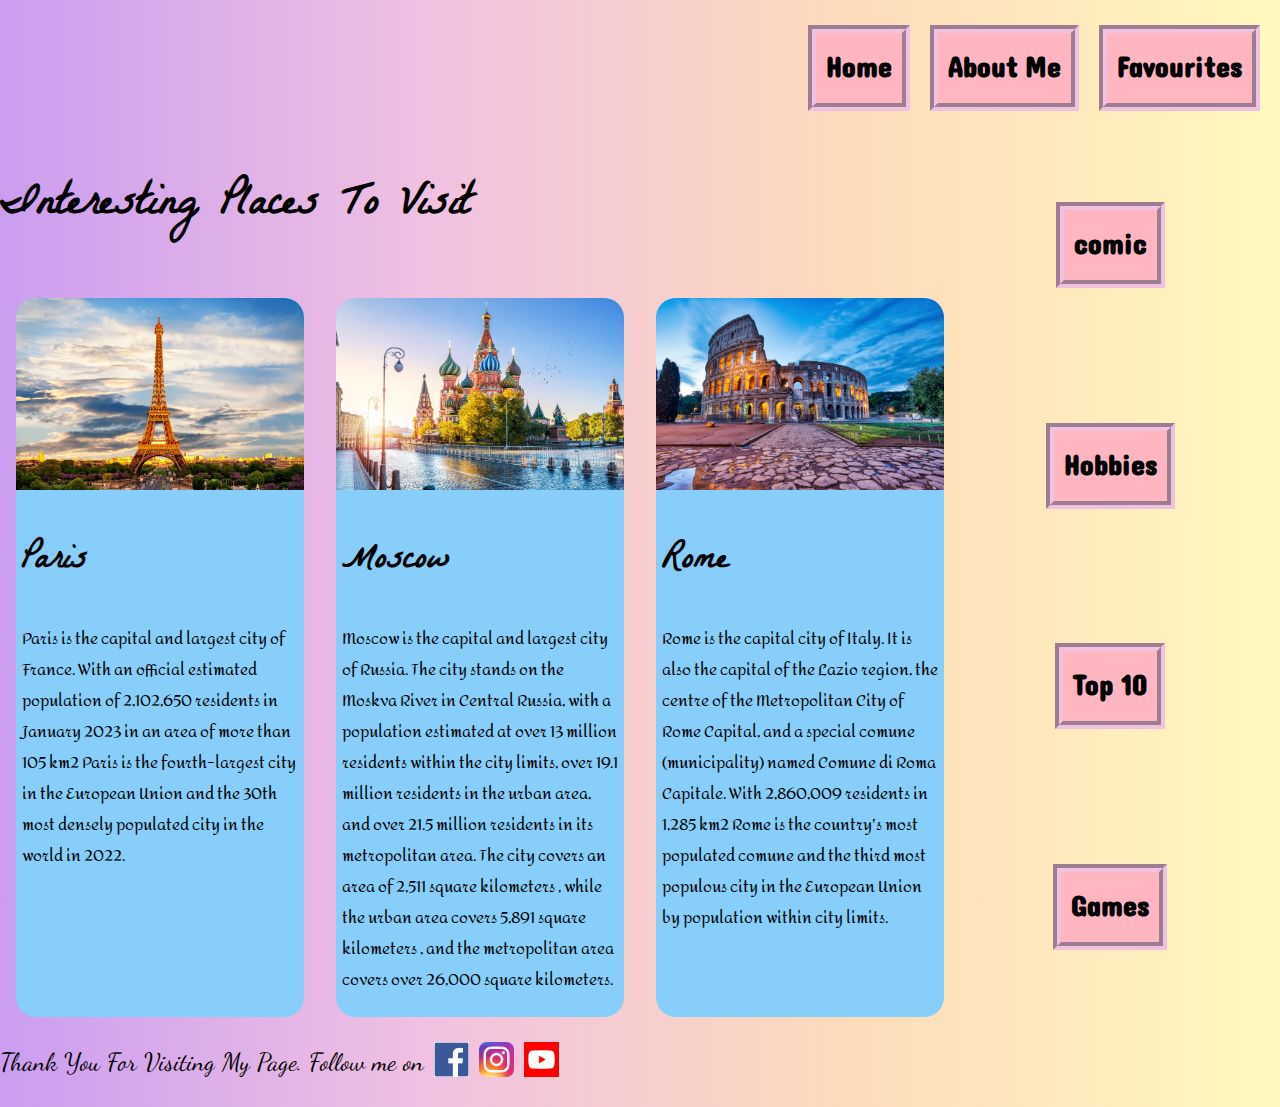
<file: index.html>
<!DOCTYPE html>
<html lang="en">
  <head>
    <link rel="stylesheet" href="styles/index.css" />
    <link rel="preconnect" href="https://fonts.googleapis.com" />
    <link rel="preconnect" href="https://fonts.gstatic.com" crossorigin />
    <link
      href="https://fonts.googleapis.com/css2?family=Amita:wght@400;700&family=Danfo&display=swap"
      rel="stylesheet"
    />
    <meta charset="UTF-8" />
    <meta name="viewport" content="width=device-width, initial-scale=1.0" />

    <link
      href="https://fonts.googleapis.com/css2?family=Amita:wght@400;700&family=Da\
      ncing+Script:wght@400..700&family=Danfo&display=swap"
      rel="stylesheet"
    />

    <link
      href="https://fonts.googleapis.com/css2?family=Amita:wght@400;700&family=Dancing+Script:wght@400..700&family=Danfo&family=Dangrek&display=swap"
      rel="stylesheet"
    />

    <link
      href="https://fonts.googleapis.com/css2?family=Dancing+Script:wght@400..700&family=La+Belle+Aurore&display=swap"
      rel="stylesheet"
    />
    <title>Home</title>
  </head>
  <body>
    <div class="Parent">
      <div class="head">
        <div class="nav">
          <a href="index.html">Home</a>
        </div>
        <div class="nav">
          <a href="about_me.html">About Me</a>
        </div>
        <div class="nav">
          <a href="favourites.html">Favourites</a>
        </div>
      </div>
      <div class="con">
        <h1>Interesting Places To Visit</h1>

        <div class="cards">
          <div class="card">
            <img src="images/paris.jpg" alt="paris" />
            <div class="desc">
              <h2>Paris</h2>
              <p>
                Paris is the capital and largest city of France. With an
                official estimated population of 2,102,650 residents in January
                2023 in an area of more than 105 km2 Paris is the fourth-largest
                city in the European Union and the 30th most densely populated
                city in the world in 2022.
              </p>
            </div>
          </div>
          <div class="card">
            <img src="images/Moscow.jpg" alt="Moscow" />
            <div class="desc">
              <h2>Moscow</h2>
              <p>
                Moscow is the capital and largest city of Russia. The city
                stands on the Moskva River in Central Russia, with a population
                estimated at over 13 million residents within the city limits,
                over 19.1 million residents in the urban area, and over 21.5
                million residents in its metropolitan area. The city covers an
                area of 2,511 square kilometers , while the urban area covers
                5,891 square kilometers , and the metropolitan area covers over
                26,000 square kilometers.
              </p>
            </div>
          </div>
          <div class="card">
            <img src="images/Rome.jpg" alt="Rome" />
            <div class="desc">
              <h2>Rome</h2>
              <p>
                Rome is the capital city of Italy. It is also the capital of the
                Lazio region, the centre of the Metropolitan City of Rome
                Capital, and a special comune (municipality) named Comune di
                Roma Capitale. With 2,860,009 residents in 1,285 km2 Rome is the
                country's most populated comune and the third most populous city
                in the European Union by population within city limits.
              </p>
            </div>
          </div>
        </div>
      </div>
      <div class="sb">
        <div class="nav">
          <a href="comic.html">comic</a>
        </div>
        <div class="nav">
          <a href="Hobbies.html">Hobbies</a>
        </div>
        <div class="nav">
          <a href="Top_10.html">Top 10</a>
        </div>
        <div class="nav">
          <a href="Bla.html">Games</a>
        </div>
      </div>

      <div class="foot">
        <p>Thank You For Visiting My Page. Follow me on</p>
        <a href="#"><img src="images/fb.jpeg" alt="FB" /></a>
        <a href="#"><img src="images/Insta.png" alt="Insta" /></a>
        <a href="https://www.youtube.com/youtube" target="_blank"
          ><img src="images/YT.png" alt="YT"
        /></a>
      </div>
    </div>
  </body>
</html>
</file>
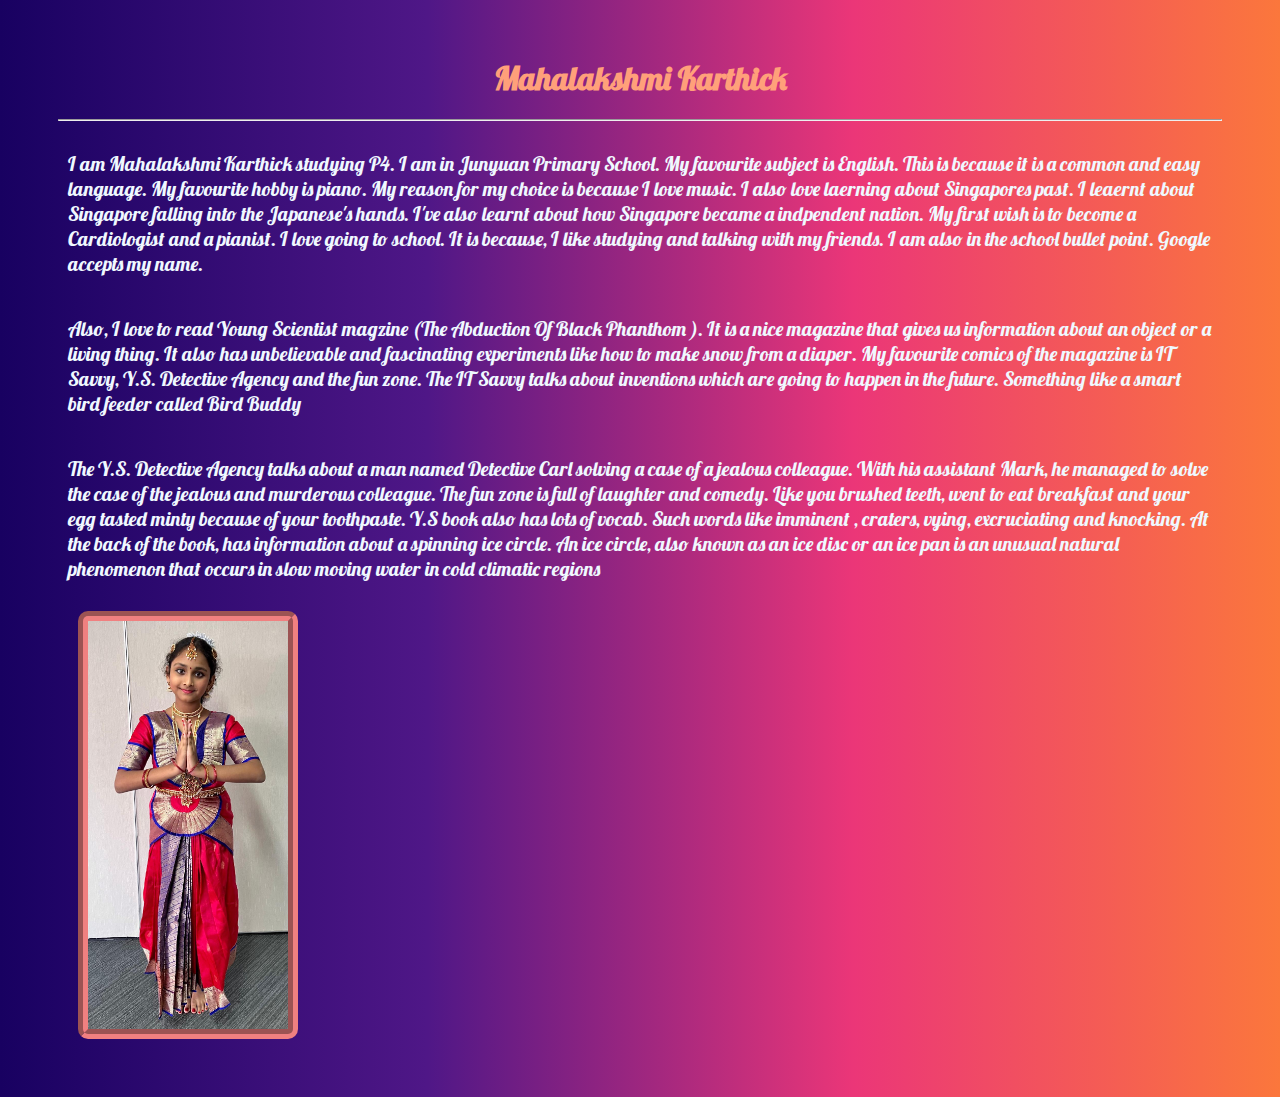
<file: about_me.html>
<html>
  <head>
    <title>About Me</title>
    <link rel="stylesheet" href="styles/about_me.css" />
    <link rel="preconnect" href="https://fonts.googleapis.com" />
    <link rel="preconnect" href="https://fonts.gstatic.com" crossorigin />
    <link
      href="https://fonts.googleapis.com/css2?family=Lobster&display=swap"
      rel="stylesheet"
    />
  </head>
  <body>
    <h1>Mahalakshmi Karthick</h1>
    <hr />

    <div class="me">
    <p>
      I am Mahalakshmi Karthick studying P4. I am in Junyuan Primary School. My
      favourite subject is English. This is because it is a common and easy
      language. My favourite hobby is piano. My reason for my choice is because
      I love music. I also love laerning about Singapores past. I leaernt about
      Singapore falling into the Japanese's hands. I've also learnt about how
      Singapore became a indpendent nation. My first wish is to become a
      Cardiologist and a pianist. I love going to school. It is because, I like
      studying and talking with my friends. I am also in the school bullet
      point. Google accepts my name.
    </p>
    <p>
      Also, I love to read Young Scientist magzine (The Abduction Of Black
      Phanthom ). It is a nice magazine that gives us information about an
      object or a living thing. It also has unbelievable and fascinating
      experiments like how to make snow from a diaper. My favourite comics of
      the magazine is IT Savvy, Y.S. Detective Agency and the fun zone. The IT
      Savvy talks about inventions which are going to happen in the future.
      Something like a smart bird feeder called Bird Buddy
    </p>
    <p>
      The Y.S. Detective Agency talks about a man named Detective Carl solving a
      case of a jealous colleague. With his assistant Mark, he managed to solve
      the case of the jealous and murderous colleague. The fun zone is full of
      laughter and comedy. Like you brushed teeth, went to eat breakfast and
      your egg tasted minty because of your toothpaste. Y.S book also has lots
      of vocab. Such words like imminent , craters, vying, excruciating and
      knocking. At the back of the book, has information about a spinning ice
      circle. An ice circle, also known as an ice disc or an ice pan is an
      unusual natural phenomenon that occurs in slow moving water in cold
      climatic regions
    </p>
    </div>

    <img src="images/Mahalakshmi.jpeg" alt="Mahalakshmi" />
  </body>
</html>
</file>
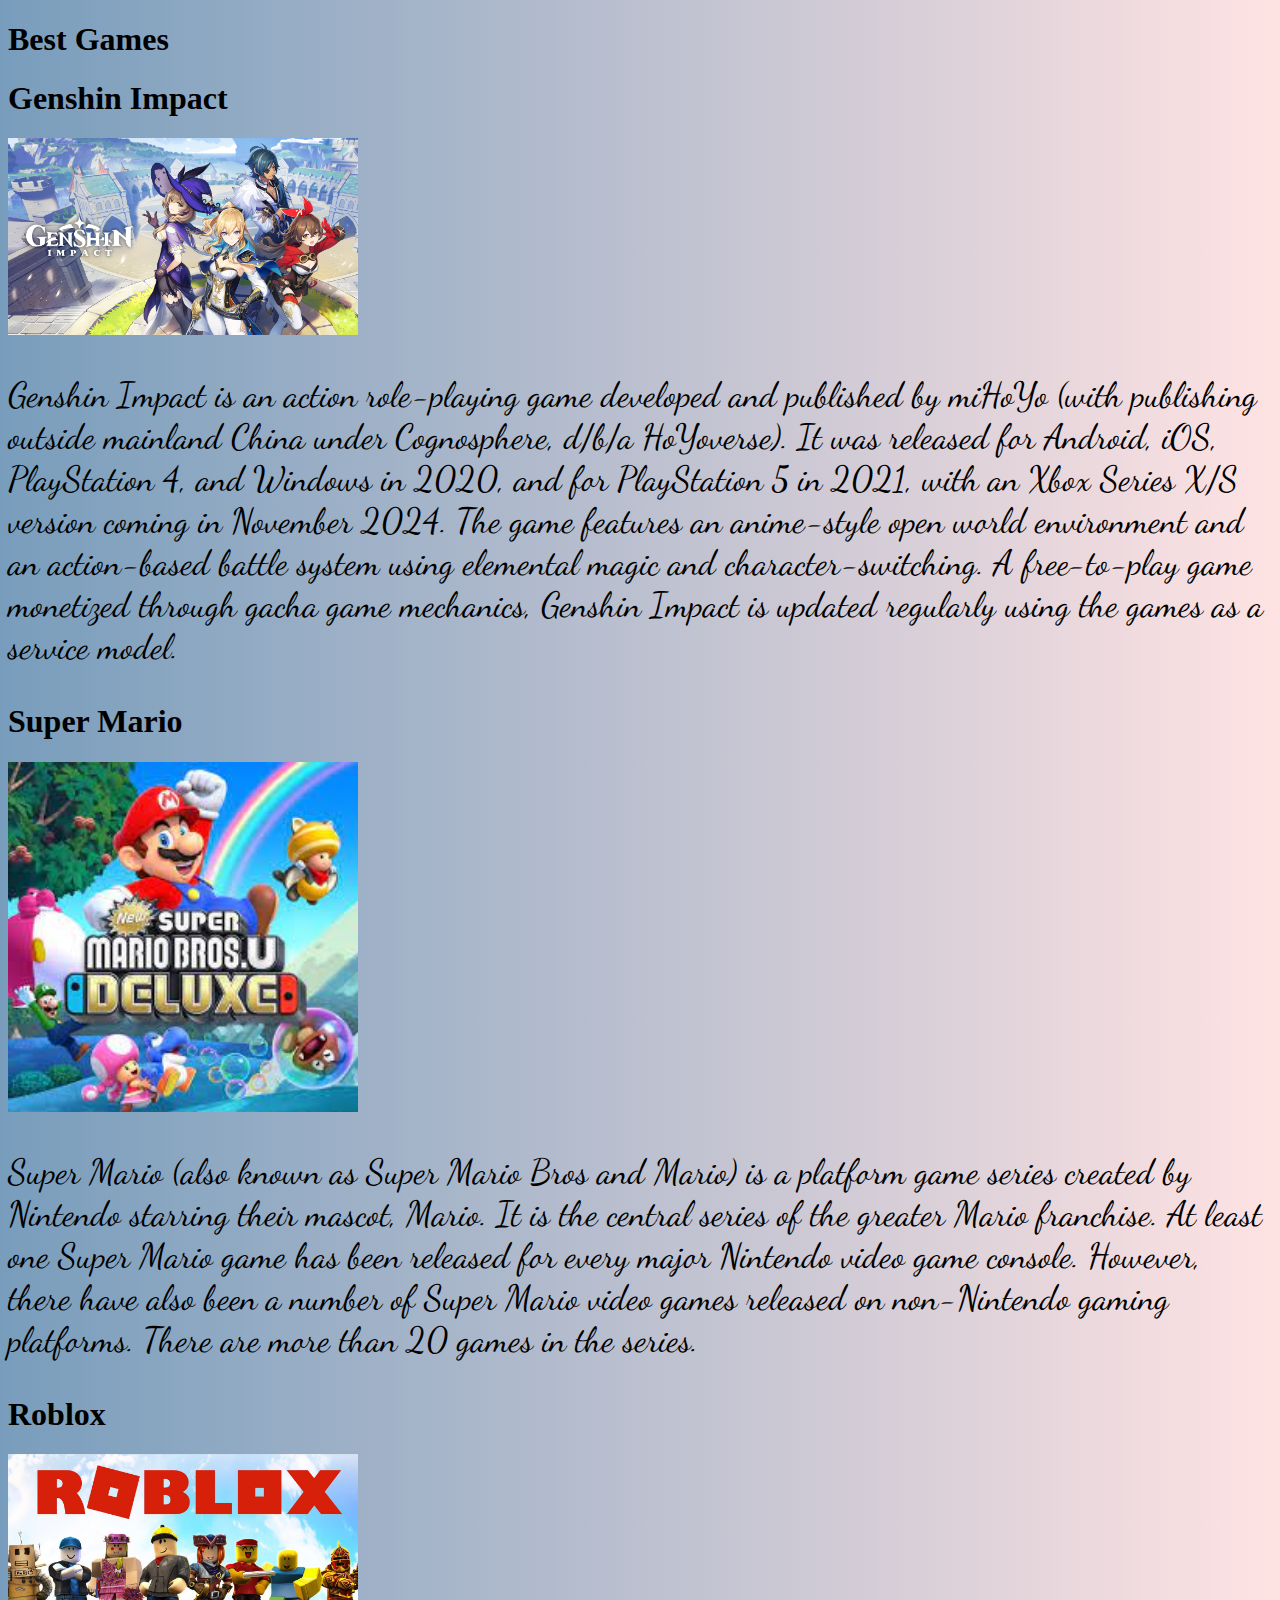
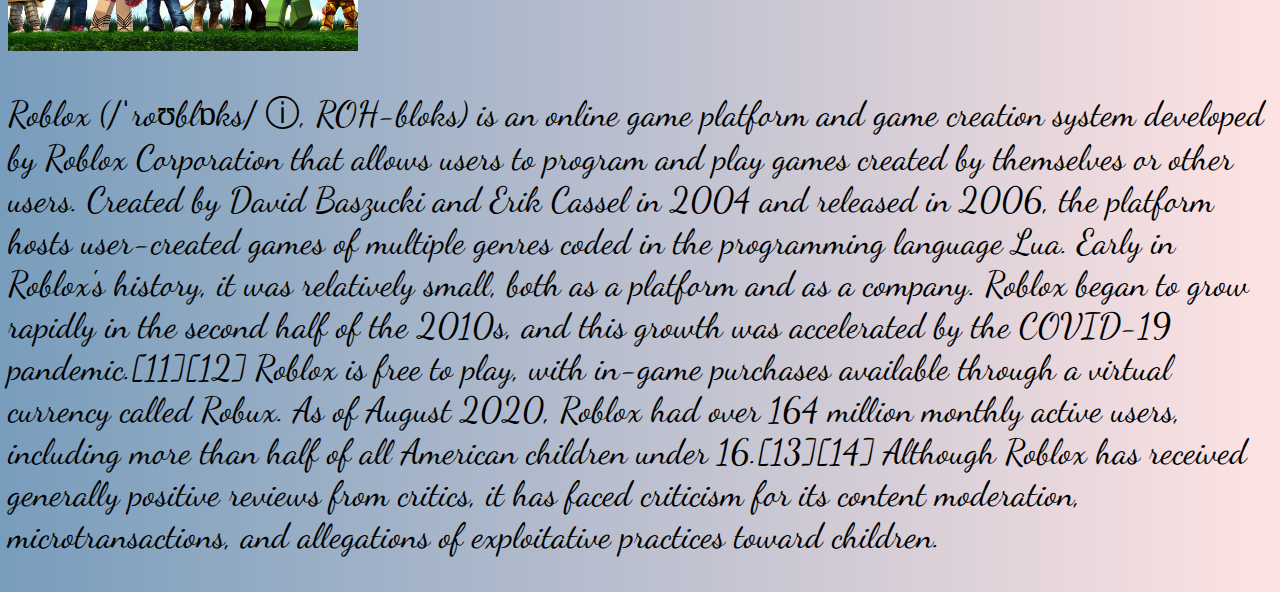
<file: Bla.html>
<!DOCTYPE html>
<html lang="en">
  <head>
    <title>Games</title>
    <link rel="stylesheet" href="styles/Bla.css" />
    <link rel="preconnect" href="https://fonts.googleapis.com" />
    <link rel="preconnect" href="https://fonts.gstatic.com" crossorigin />
    <link
      href="https://fonts.googleapis.com/css2?family=Dancing+Script:wght@400..700&display=swap"
      rel="stylesheet"
    />
    <meta charset="UTF-8" />
    <meta name="viewport" content="width=device-width, initial-scale=1.0" />
    <title>Document</title>
  </head>
  <body>
    <h1>Best Games</h1>
    <h1>Genshin Impact</h1>
    <img src="images/genshin.jpg" alt="genshin" />
    <p>
      Genshin Impact is an action role-playing game developed and published by
      miHoYo (with publishing outside mainland China under Cognosphere, d/b/a
      HoYoverse). It was released for Android, iOS, PlayStation 4, and Windows
      in 2020, and for PlayStation 5 in 2021, with an Xbox Series X/S version
      coming in November 2024. The game features an anime-style open world
      environment and an action-based battle system using elemental magic and
      character-switching. A free-to-play game monetized through gacha game
      mechanics, Genshin Impact is updated regularly using the games as a
      service model.
    </p>
    <h1>Super Mario</h1>
    <img src="images/Mario.jpg" alt="Mario" />
    <p>
      Super Mario (also known as Super Mario Bros and Mario) is a platform game
      series created by Nintendo starring their mascot, Mario. It is the central
      series of the greater Mario franchise. At least one Super Mario game has
      been released for every major Nintendo video game console. However, there
      have also been a number of Super Mario video games released on
      non-Nintendo gaming platforms. There are more than 20 games in the series.
    </p>
    <h1>Roblox</h1>
    <img src="images/Roblox.jpg" alt="Roblox" />
    <p>
      Roblox (/ˈroʊblɒks/ ⓘ, ROH-bloks) is an online game platform and game
      creation system developed by Roblox Corporation that allows users to
      program and play games created by themselves or other users. Created by
      David Baszucki and Erik Cassel in 2004 and released in 2006, the platform
      hosts user-created games of multiple genres coded in the programming
      language Lua. Early in Roblox's history, it was relatively small, both as
      a platform and as a company. Roblox began to grow rapidly in the second
      half of the 2010s, and this growth was accelerated by the COVID-19
      pandemic.[11][12] Roblox is free to play, with in-game purchases available
      through a virtual currency called Robux. As of August 2020, Roblox had
      over 164 million monthly active users, including more than half of all
      American children under 16.[13][14] Although Roblox has received generally
      positive reviews from critics, it has faced criticism for its content
      moderation, microtransactions, and allegations of exploitative practices
      toward children.
    </p>
  </body>
</html>
</file>
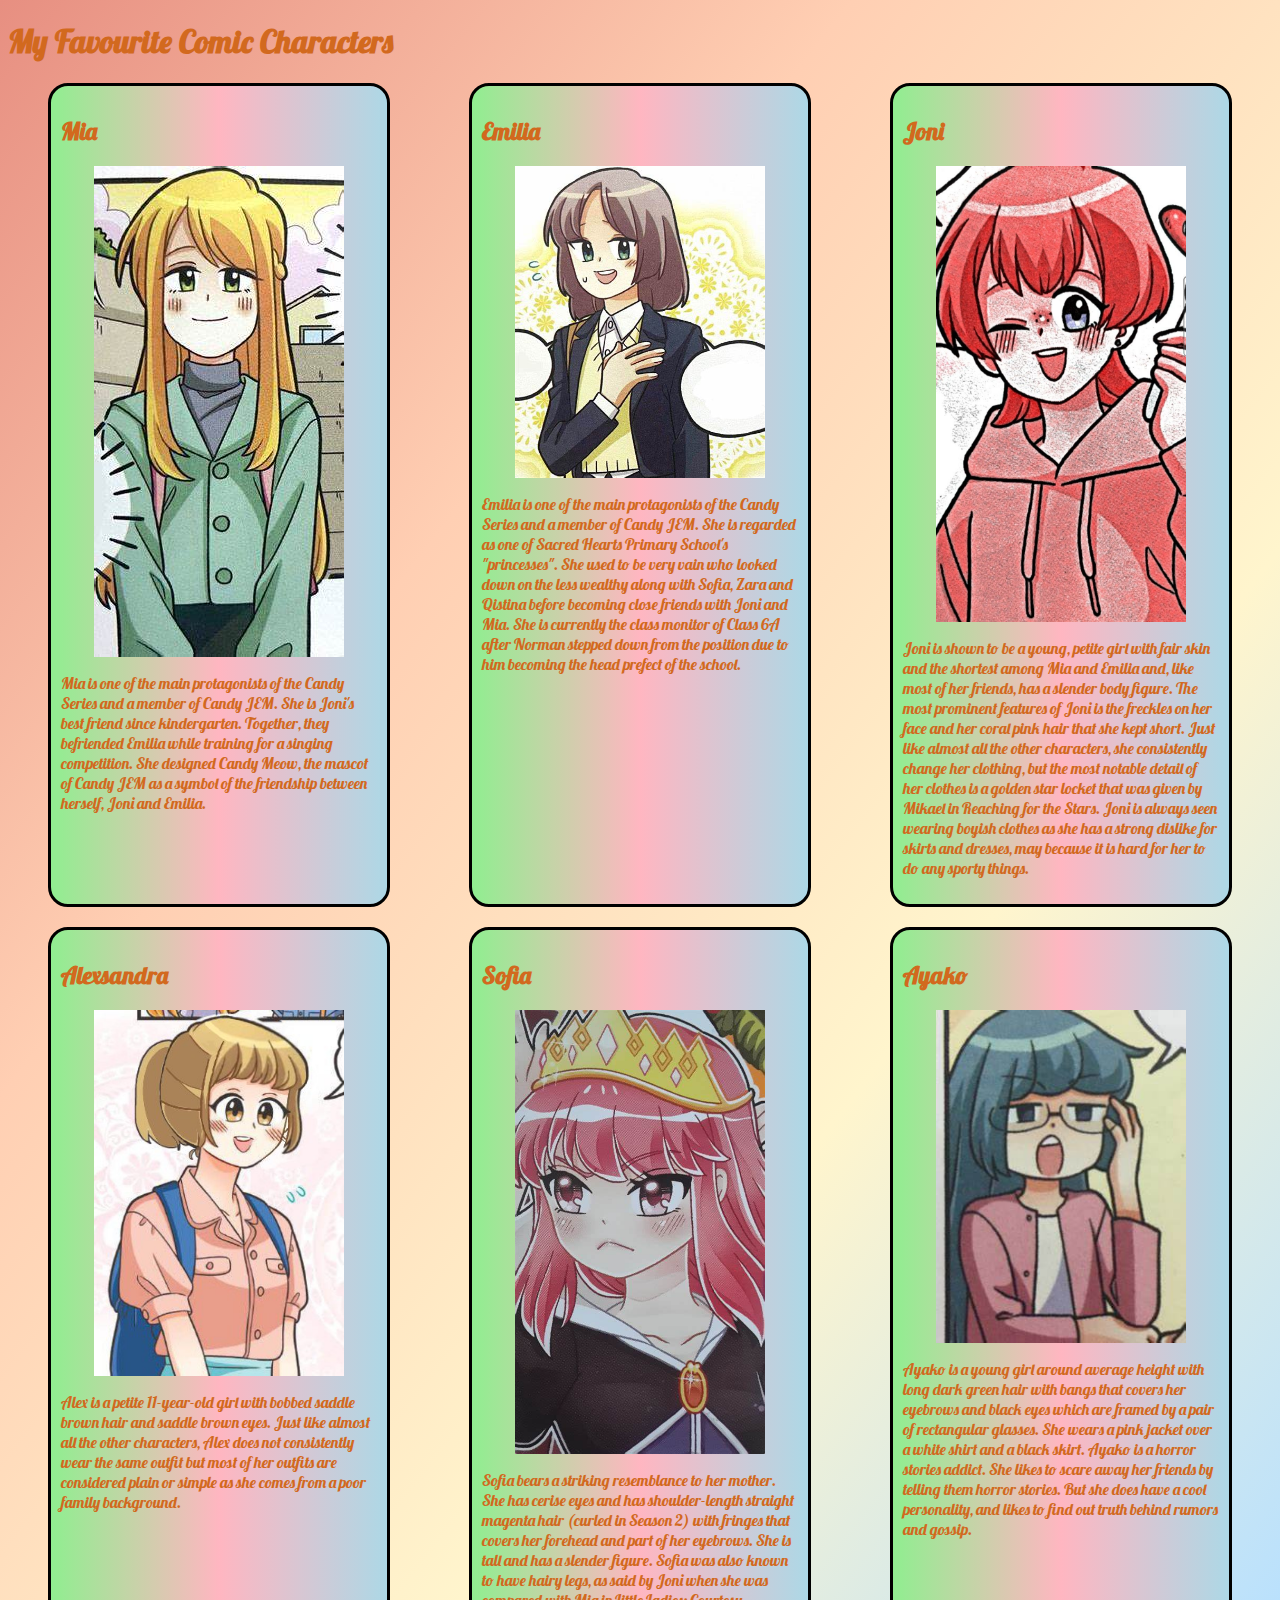
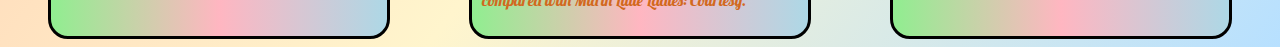
<file: comic.html>
<!DOCTYPE html>
<html lang="en">
  <head>
    <link rel="stylesheet" href="styles/comic.css" />
    <link rel="preconnect" href="https://fonts.googleapis.com" />
    <link rel="preconnect" href="https://fonts.gstatic.com" crossorigin />
    <link
      href="https://fonts.googleapis.com/css2?family=Lobster&display=swap"
      rel="stylesheet"
    />
    <meta charset="UTF-8" />
    <meta name="viewport" content="width=device-width, initial-scale=1.0" />
    <title>My Favourite Comic Characters</title>
  </head>
  <body>
    <h1>My Favourite Comic Characters</h1>
    <div class="Comic">
      <div class="Candy">
        <h2>Mia</h2>
        <img src="images/Mia.jpg" alt="Mia" />
        <p>
          Mia is one of the main protagonists of the Candy Series and a member
          of Candy JEM. She is Joni's best friend since kindergarten. Together,
          they befriended Emilia while training for a singing competition. She
          designed Candy Meow, the mascot of Candy JEM as a symbol of the
          friendship between herself, Joni and Emilia.
        </p>
      </div>
      <div class="Candy">
        <h2>Emilia</h2>
        <img src="images/Emilia.jpg" alt="Emilia" />
        <p>
          Emilia is one of the main protagonists of the Candy Series and a
          member of Candy JEM. She is regarded as one of Sacred Hearts Primary
          School's "princesses". She used to be very vain who looked down on the
          less wealthy along with Sofia, Zara and Qistina before becoming close
          friends with Joni and Mia. She is currently the class monitor of Class
          6A after Norman stepped down from the position due to him becoming the
          head prefect of the school.
        </p>
      </div>
      <div class="Candy">
        <h2>Joni</h2>
        <img src="images/Joni.jpg" alt="Joni" />
        <p>
          Joni is shown to be a young, petite girl with fair skin and the
          shortest among Mia and Emilia and, like most of her friends, has a
          slender body figure. The most prominent features of Joni is the
          freckles on her face and her coral pink hair that she kept short. Just
          like almost all the other characters, she consistently change her
          clothing, but the most notable detail of her clothes is a golden star
          locket that was given by Mikael in Reaching for the Stars. Joni is
          always seen wearing boyish clothes as she has a strong dislike for
          skirts and dresses, may because it is hard for her to do any sporty
          things.
        </p>
      </div>
      <div class="Candy">
        <h2>Alexsandra</h2>
        <img src="images/Alex.jpg" alt="Alex" />
        <p>
          Alex is a petite 11-year-old girl with bobbed saddle brown hair and
          saddle brown eyes. Just like almost all the other characters, Alex
          does not consistently wear the same outfit but most of her outfits are
          considered plain or simple as she comes from a poor family background.
        </p>
      </div>
      <div class="Candy">
        <h2>Sofia</h2>
        <img src="images/Sofia.jpg" alt="Sofia" />
        <p>
          Sofia bears a striking resemblance to her mother. She has cerise eyes
          and has shoulder-length straight magenta hair (curled in Season 2)
          with fringes that covers her forehead and part of her eyebrows. She is
          tall and has a slender figure. Sofia was also known to have hairy
          legs, as said by Joni when she was compared with Mia in Little Ladies:
          Courtesy.
        </p>
      </div>
      <div class="Candy">
        <h2>Ayako</h2>
        <img src="images/Ayako.jpg" alt="Ayako" />
        <p>
          Ayako is a young girl around average height with long dark green hair
          with bangs that covers her eyebrows and black eyes which are framed by
          a pair of rectangular glasses. She wears a pink jacket over a white
          shirt and a black skirt. Ayako is a horror stories addict. She likes
          to scare away her friends by telling them horror stories. But she does
          have a cool personality, and likes to find out truth behind rumors and
          gossip.
        </p>
      </div>
    </div>
  </body>
</html>
</file>
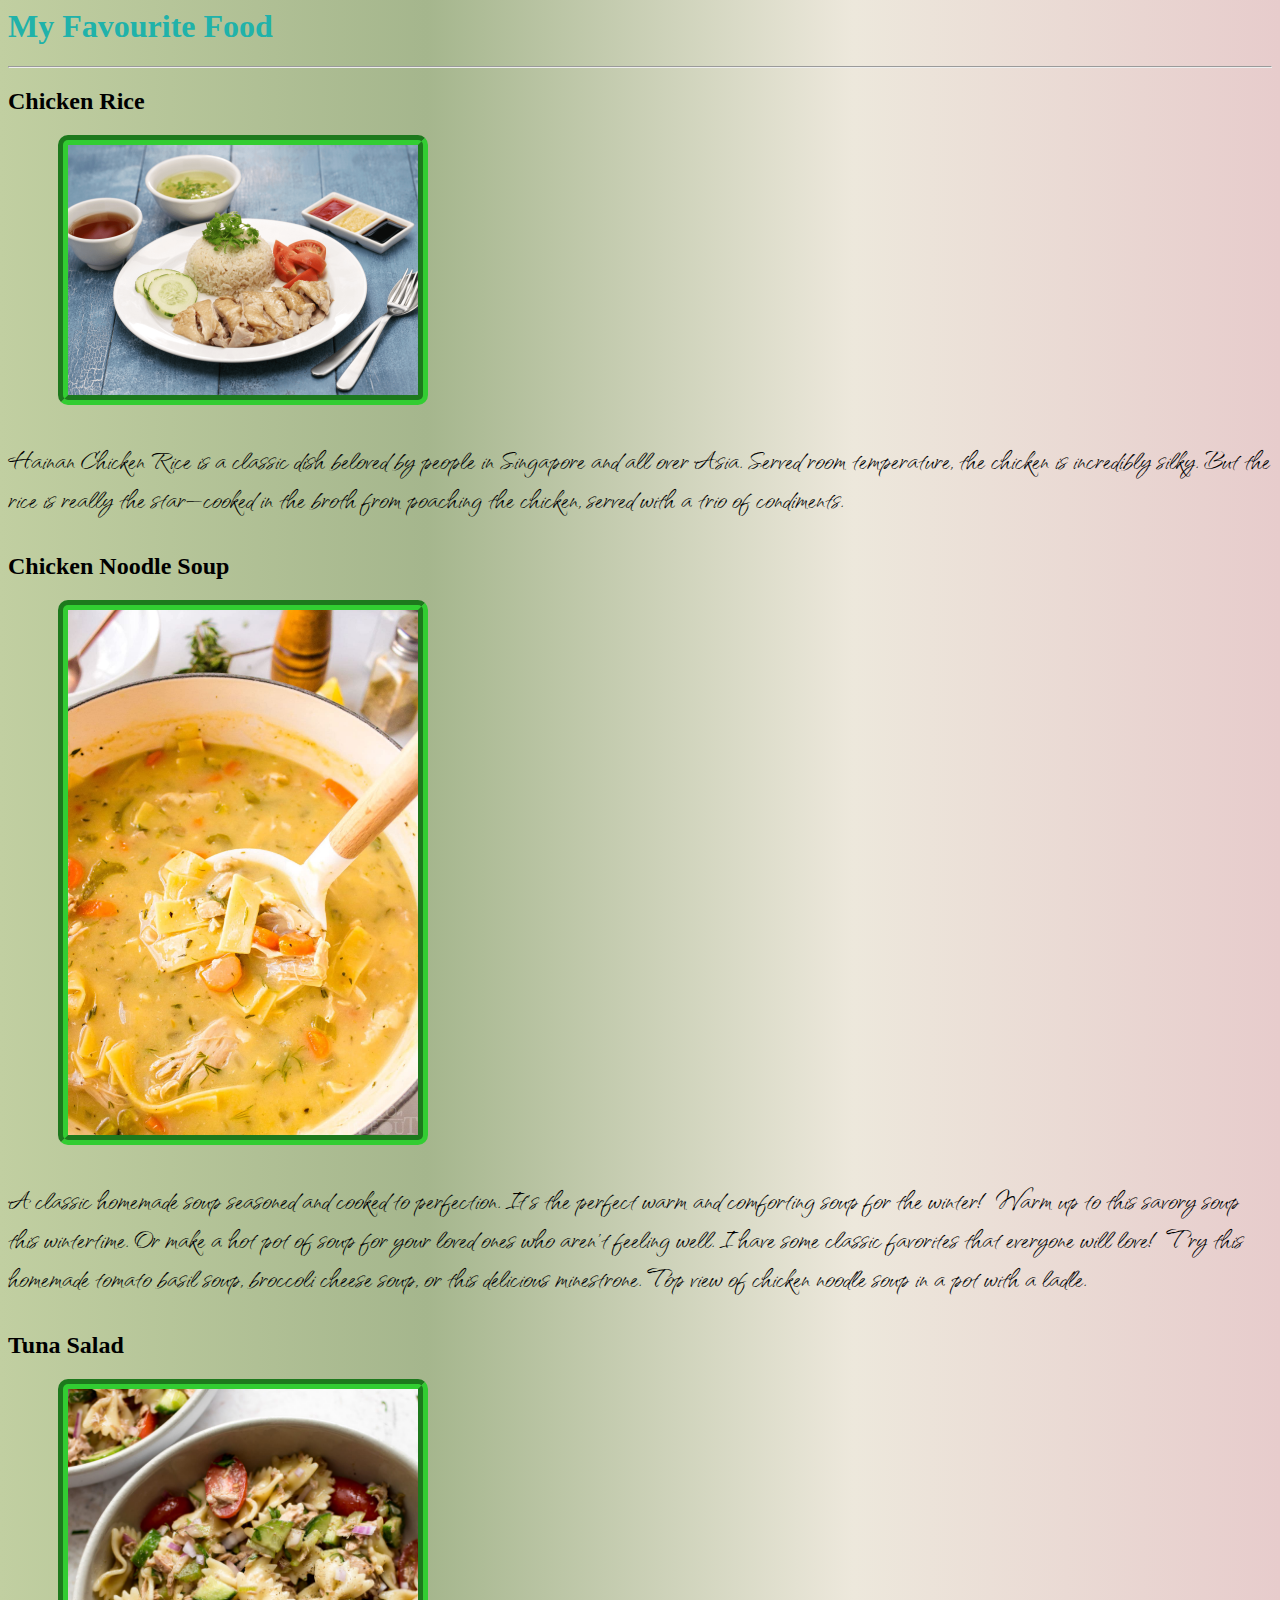
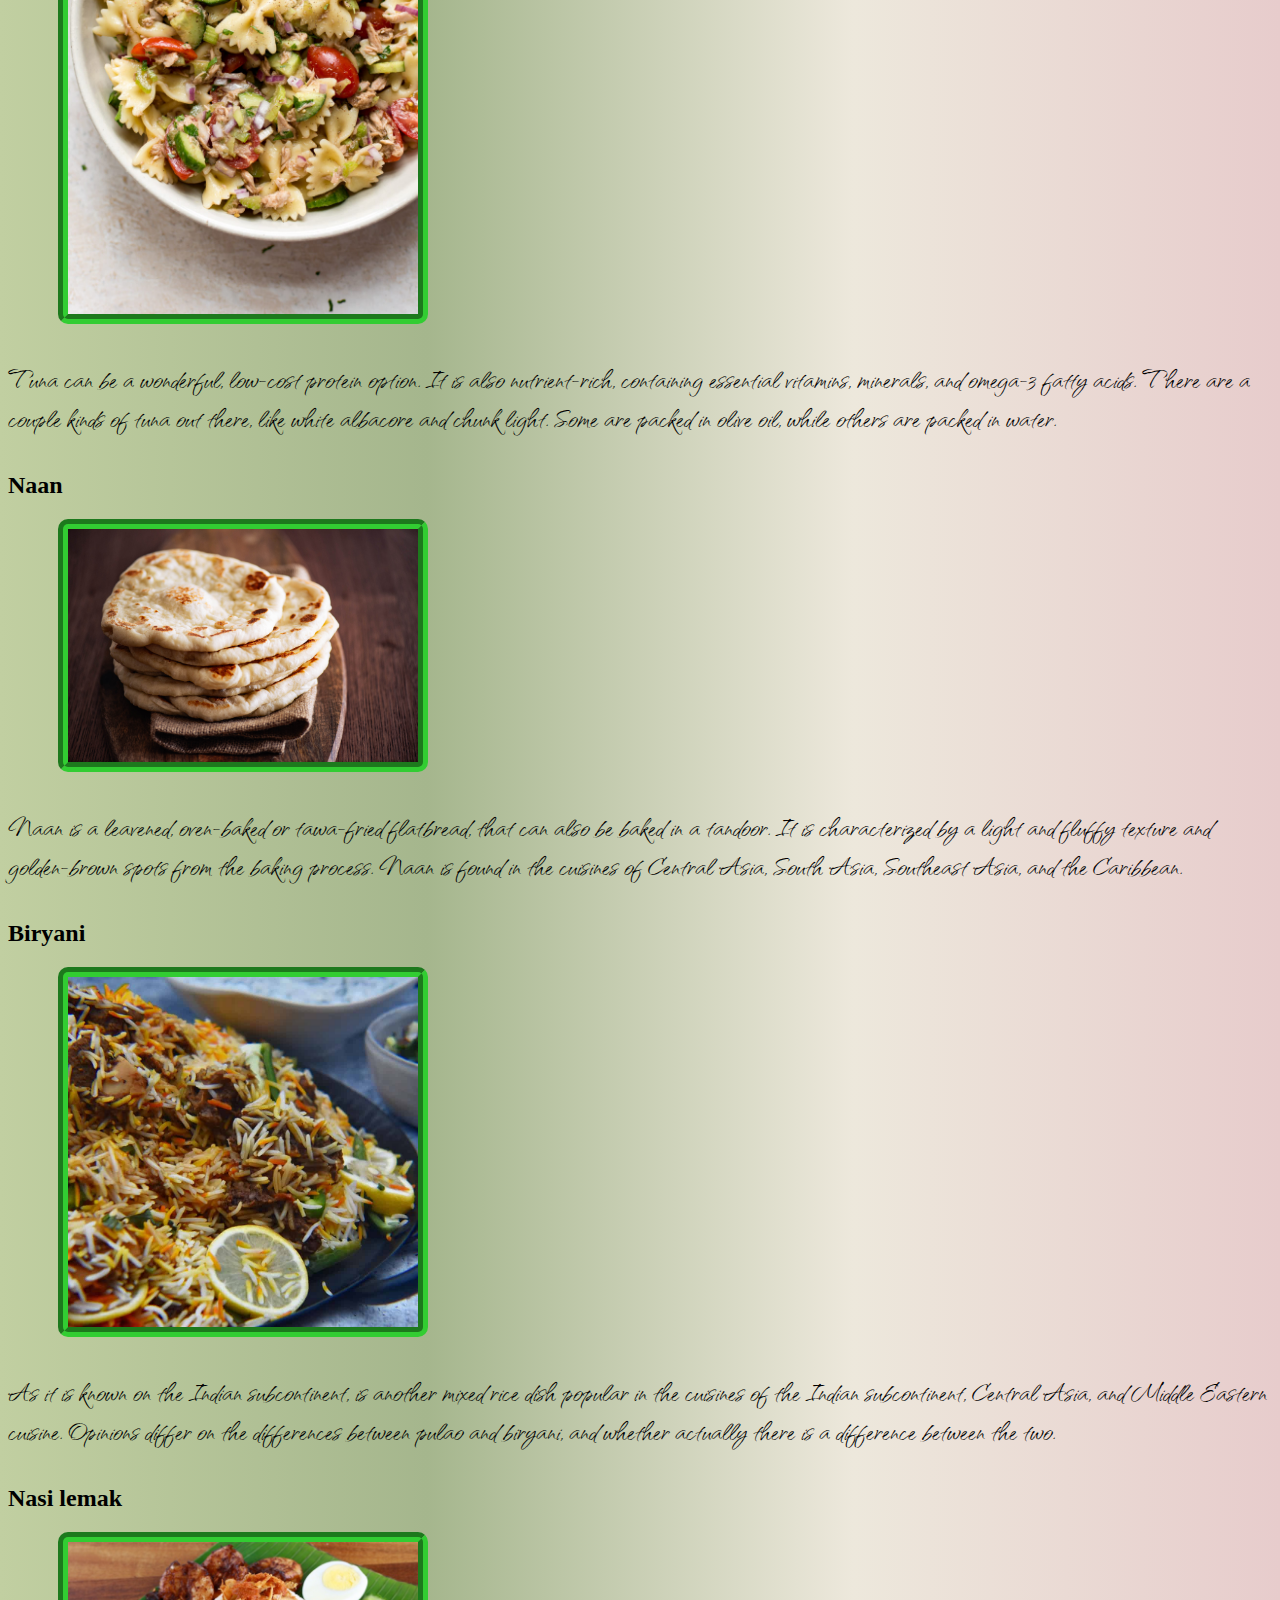
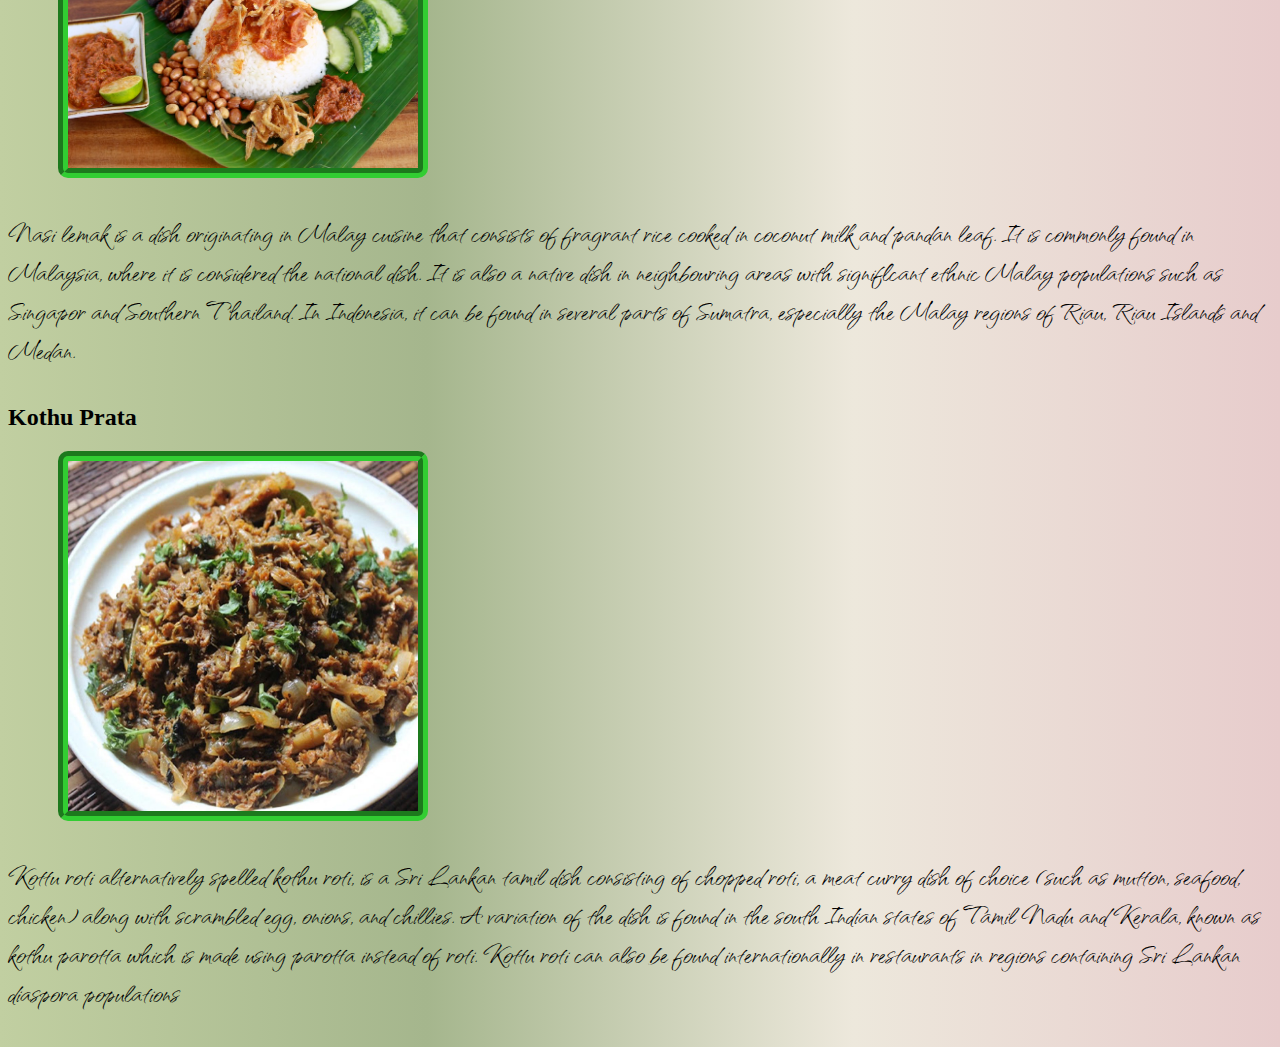
<file: favourites.html>
<html>
  <head>
    <title>Favourite Food</title>
    <link rel="stylesheet" href="styles/favourites.css" />
    <link rel="preconnect" href="https://fonts.googleapis.com" />
    <link rel="preconnect" href="https://fonts.gstatic.com" crossorigin />
    <link
      href="https://fonts.googleapis.com/css2?family=Qwitcher+Grypen:wght@400;700&display=swap"
      rel="stylesheet"
    />
  </head>
  <body>
    <h1>My Favourite Food</h1>
    <hr />
    <h2>Chicken Rice</h2>
    <img src="images/chicken_rice.png" alt="chicken rice" />
    <p>
      Hainan Chicken Rice is a classic dish beloved by people in Singapore and
      all over Asia. Served room temperature, the chicken is incredibly silky.
      But the rice is really the star—cooked in the broth from poaching the
      chicken, served with a trio of condiments.
    </p>
    <h2>Chicken Noodle Soup</h2>
    <img src="images/Noodles_soup.jpg" alt="chicken noodle soup" />
    <p>
      A classic homemade soup seasoned and cooked to perfection. It’s the
      perfect warm and comforting soup for the winter! Warm up to this savory
      soup this wintertime. Or make a hot pot of soup for your loved ones who
      aren’t feeling well. I have some classic favorites that everyone will
      love! Try this homemade tomato basil soup, broccoli cheese soup, or this
      delicious minestrone. Top view of chicken noodle soup in a pot with a
      ladle.
    </p>
    <h2>Tuna Salad</h2>
    <img src="images/Tuna_Salad.jpg" alt="Tuna salad" />

    <p>
      Tuna can be a wonderful, low-cost protein option. It is also
      nutrient-rich, containing essential vitamins, minerals, and omega-3 fatty
      acids. There are a couple kinds of tuna out there, like white albacore and
      chunk light. Some are packed in olive oil, while others are packed in
      water.
    </p>
    <h2>Naan</h2>
    <img src="images/Naan_With_Paneer.jpg" alt="Naan_With_Paneer" />
    <p>
      Naan is a leavened, oven-baked or tawa-fried flatbread, that can also be
      baked in a tandoor. It is characterized by a light and fluffy texture and
      golden-brown spots from the baking process. Naan is found in the cuisines
      of Central Asia, South Asia, Southeast Asia, and the Caribbean.
    </p>
    <h2>Biryani</h2>
    <img src="images/Mutton_biryani.jpg" alt="biryani" />
    <p>
      As it is known on the Indian subcontinent, is another mixed rice dish
      popular in the cuisines of the Indian subcontinent, Central Asia, and
      Middle Eastern cuisine. Opinions differ on the differences between pulao
      and biryani, and whether actually there is a difference between the two.
    </p>
    <h2>Nasi lemak</h2>
    <img src="images/Nasi_Lemak.jpg" alt="Nasi_Lemak" />
    <p>
      Nasi lemak is a dish originating in Malay cuisine that consists of
      fragrant rice cooked in coconut milk and pandan leaf. It is commonly found
      in Malaysia, where it is considered the national dish. It is also a native
      dish in neighbouring areas with significant ethnic Malay populations such
      as Singapor and Southern Thailand. In Indonesia, it can be found in
      several parts of Sumatra, especially the Malay regions of Riau, Riau
      Islands and Medan.
    </p>
    <h2>Kothu Prata</h2>
    <img src="images/Kothu_Prata.jpg" alt="kothu prata" />
    <p>
      Kottu roti alternatively spelled kothu roti, is a Sri Lankan tamil dish
      consisting of chopped roti, a meat curry dish of choice (such as mutton,
      seafood, chicken) along with scrambled egg, onions, and chillies. A
      variation of the dish is found in the south Indian states of Tamil Nadu
      and Kerala, known as kothu parotta which is made using parotta instead of
      roti. Kottu roti can also be found internationally in restaurants in
      regions containing Sri Lankan diaspora populations
    </p>
  </body>
</html>
</file>
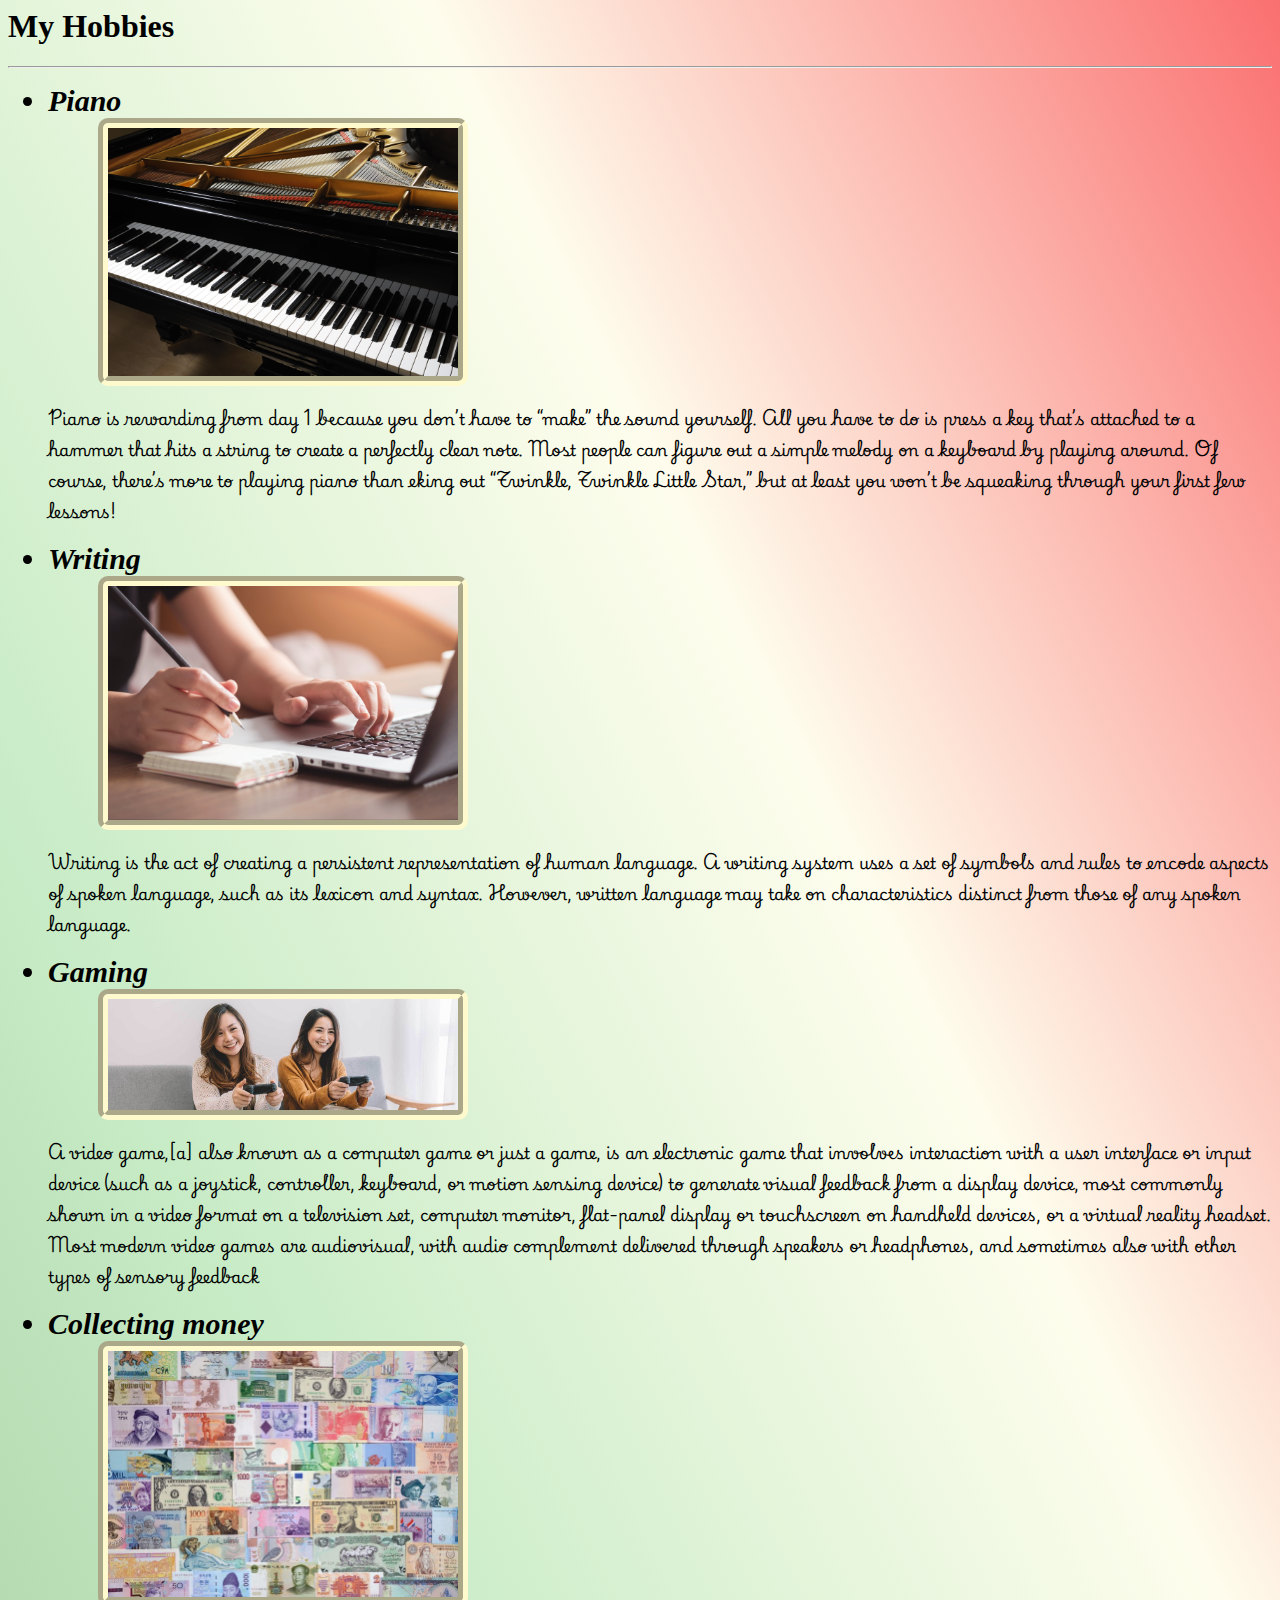
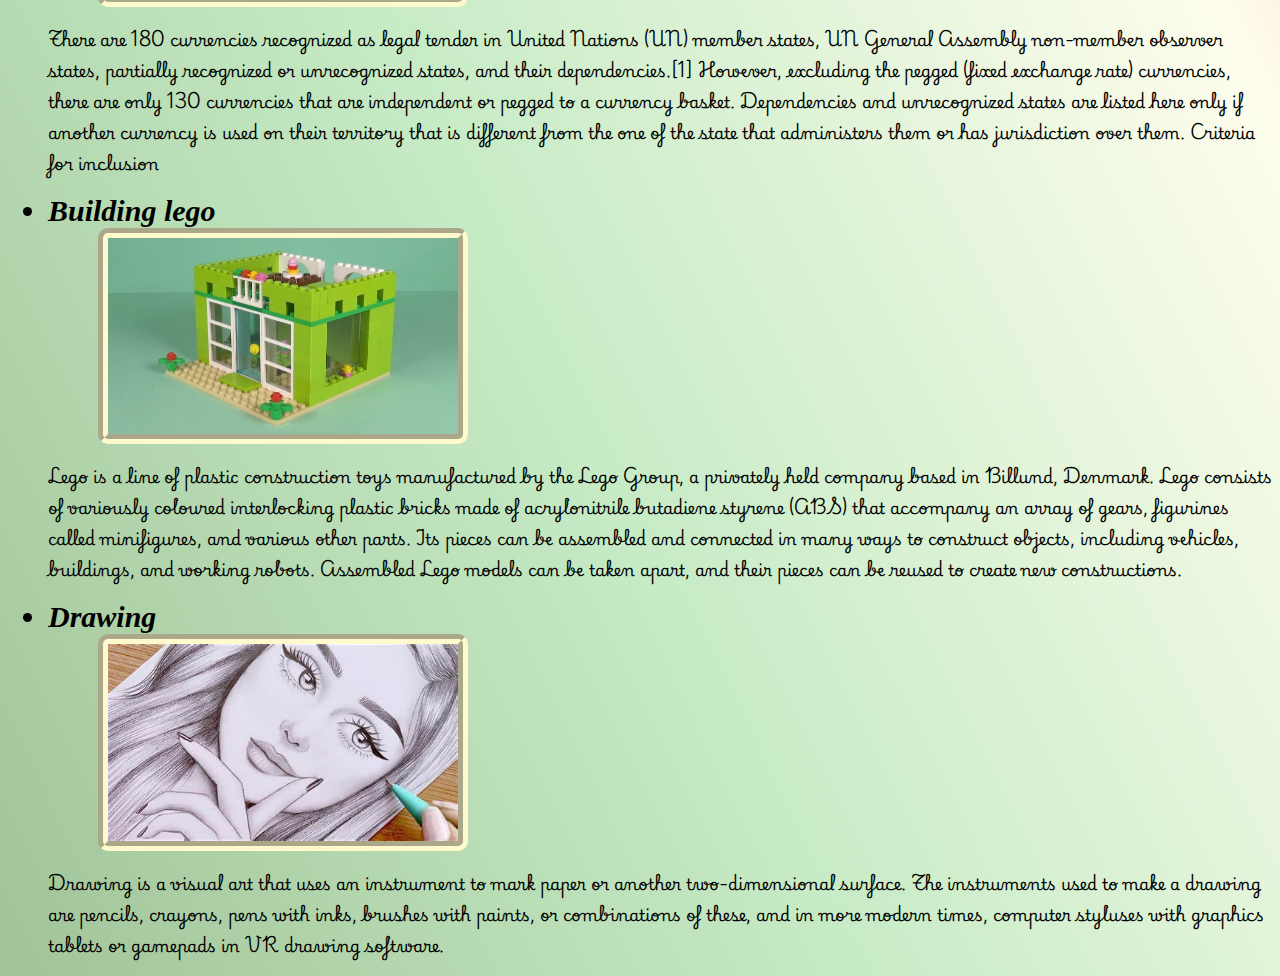
<file: Hobbies.html>
<html>
  <head>
    <title>My Hobbies</title>
    <link rel="stylesheet" href="styles/Hobbies.css" />
    <link rel="preconnect" href="https://fonts.googleapis.com" />
    <link rel="preconnect" href="https://fonts.gstatic.com" crossorigin />
    <link
      href="https://fonts.googleapis.com/css2?family=Playwrite+ES+Deco:wght@100..400&display=swap"
      rel="stylesheet"
    />
  </head>
  <body>
    <h1>My Hobbies</h1>
    <hr />
    <ul>
      <li>Piano</li>
      <img src="images/Piano.jpg" alt="Piano" />
      <p>
        Piano is rewarding from day 1 because you don’t have to “make” the sound
        yourself. All you have to do is press a key that’s attached to a hammer
        that hits a string to create a perfectly clear note. Most people can
        figure out a simple melody on a keyboard by playing around. Of course,
        there’s more to playing piano than eking out “Twinkle, Twinkle Little
        Star,” but at least you won’t be squeaking through your first few
        lessons!
      </p>
      <li>Writing</li>
      <img src="images/writing.jpg" alt="writing" />
      <p>
        Writing is the act of creating a persistent representation of human
        language. A writing system uses a set of symbols and rules to encode
        aspects of spoken language, such as its lexicon and syntax. However,
        written language may take on characteristics distinct from those of any
        spoken language.
      </p>
      <li>Gaming</li>
      <img src="images/gaming.jpeg" alt="gaming" />
      <p>
        A video game,[a] also known as a computer game or just a game, is an
        electronic game that involves interaction with a user interface or input
        device (such as a joystick, controller, keyboard, or motion sensing
        device) to generate visual feedback from a display device, most commonly
        shown in a video format on a television set, computer monitor,
        flat-panel display or touchscreen on handheld devices, or a virtual
        reality headset. Most modern video games are audiovisual, with audio
        complement delivered through speakers or headphones, and sometimes also
        with other types of sensory feedback
      </p>
      <li>Collecting money</li>
      <img src="images/Collecting money.jpg" alt="money" />
      <p>
        There are 180 currencies recognized as legal tender in United Nations
        (UN) member states, UN General Assembly non-member observer states,
        partially recognized or unrecognized states, and their dependencies.[1]
        However, excluding the pegged (fixed exchange rate) currencies, there
        are only 130 currencies that are independent or pegged to a currency
        basket. Dependencies and unrecognized states are listed here only if
        another currency is used on their territory that is different from the
        one of the state that administers them or has jurisdiction over them.
        Criteria for inclusion
      </p>
      <li>Building lego</li>
      <img src="images/Building_lego.jpg" alt="lego" />
      <p>
        Lego is a line of plastic construction toys manufactured by the Lego
        Group, a privately held company based in Billund, Denmark. Lego consists
        of variously coloured interlocking plastic bricks made of acrylonitrile
        butadiene styrene (ABS) that accompany an array of gears, figurines
        called minifigures, and various other parts. Its pieces can be assembled
        and connected in many ways to construct objects, including vehicles,
        buildings, and working robots. Assembled Lego models can be taken apart,
        and their pieces can be reused to create new constructions.
      </p>
      <li>Drawing</li>
      <img src="images/Drawing.jpeg" alt="drawing" />
      <p>
        Drawing is a visual art that uses an instrument to mark paper or another
        two-dimensional surface. The instruments used to make a drawing are
        pencils, crayons, pens with inks, brushes with paints, or combinations
        of these, and in more modern times, computer styluses with graphics
        tablets or gamepads in VR drawing software.
      </p>
    </ul>
  </body>
</html>
</file>
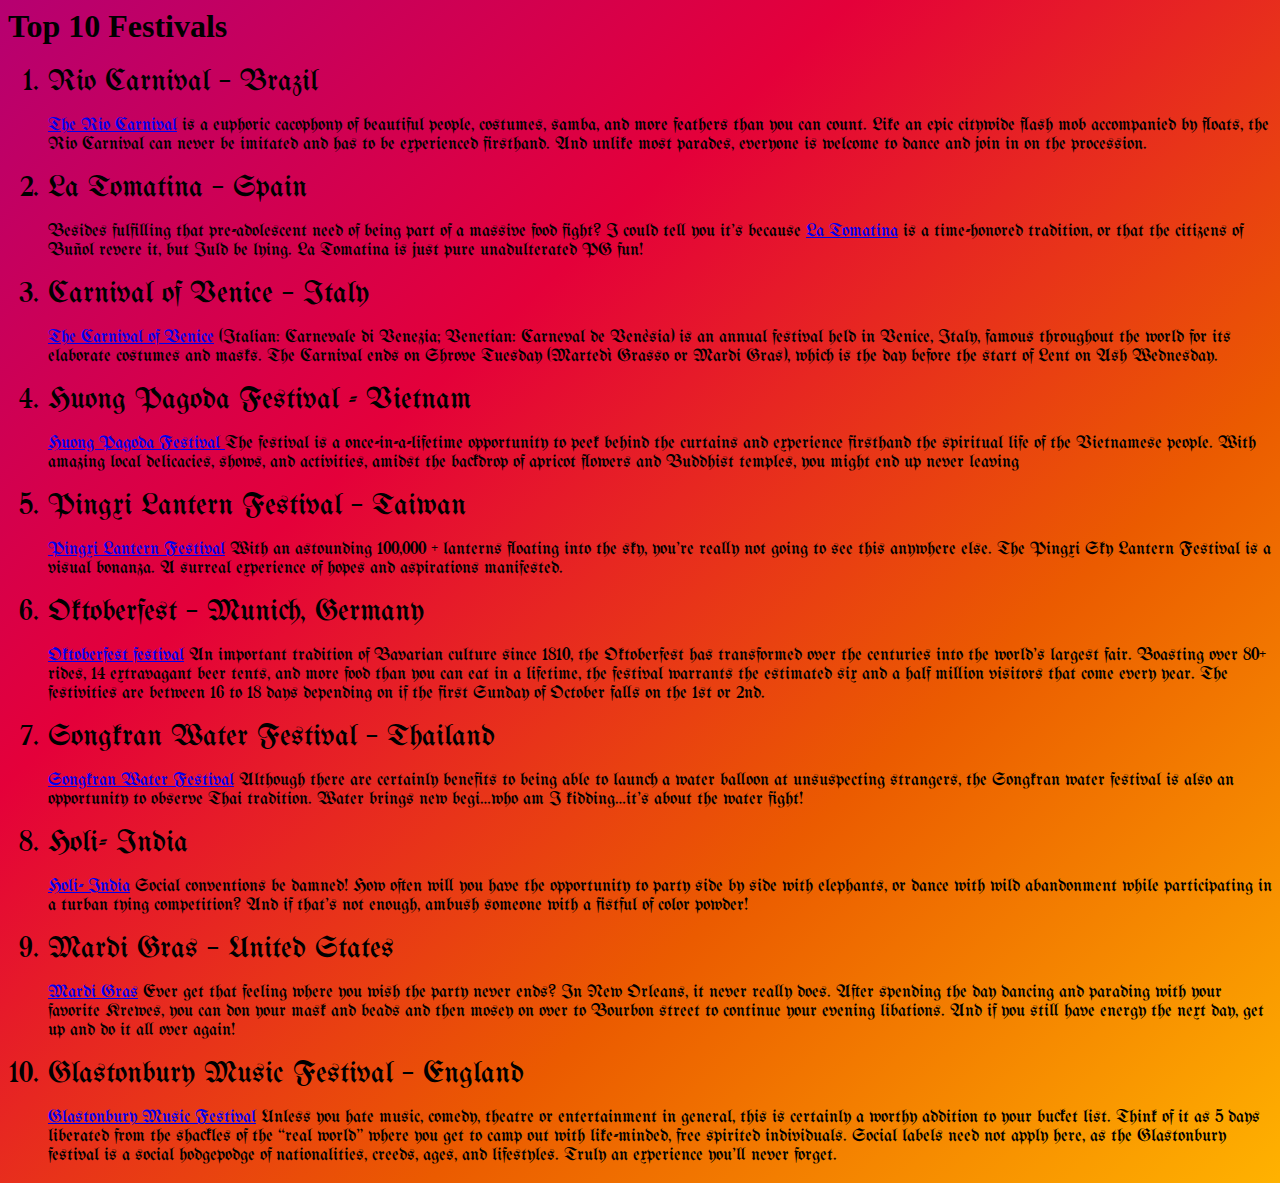
<file: Top_10.html>
<html>
  <head>
    <title>Top 10 Festivals</title>
    <link rel="stylesheet" href="styles/Top_10.css" />
    <link rel="preconnect" href="https://fonts.googleapis.com">
<link rel="preconnect" href="https://fonts.gstatic.com" crossorigin>
<link href="https://fonts.googleapis.com/css2?family=UnifrakturMaguntia&display=swap" rel="stylesheet">
  </head>
  <body>
    <h1>Top 10 Festivals</h1>
    <ol>
      <li>Rio Carnival – Brazil</li>
      <p>
        <a
          href="https://en.wikipedia.org/wiki/Rio_Carnival#History"
          target="_blank"
        >
          The Rio Carnival</a
        >
        is a euphoric cacophony of beautiful people, costumes, samba, and more
        feathers than you can count. Like an epic citywide flash mob accompanied
        by floats, the Rio Carnival can never be imitated and has to be
        experienced firsthand. And unlike most parades, everyone is welcome to
        dance and join in on the procession.
      </p>
      <li>La Tomatina – Spain</li>
      <p>
        Besides fulfilling that pre-adolescent need of being part of a massive
        food fight? I could tell you it’s because
        <a href="https://en.wikipedia.org/wiki/La_Tomatina" target="_blank"
          >La Tomatina</a
        >
        is a time-honored tradition, or that the citizens of Buñol revere it,
        but Iuld be lying. La Tomatina is just pure unadulterated PG fun!
      </p>
      <li>Carnival of Venice – Italy</li>
      <p>
        <a
          href="https://en.wikipedia.org/wiki/Carnival_of_Venice"
          target="_blank"
        >
          The Carnival of Venice</a
        >
        (Italian: Carnevale di Venezia; Venetian: Carneval de Venèsia) is an
        annual festival held in Venice, Italy, famous throughout the world for
        its elaborate costumes and masks. The Carnival ends on Shrove Tuesday
        (Martedì Grasso or Mardi Gras), which is the day before the start of
        Lent on Ash Wednesday.
      </p>
      <li>Huong Pagoda Festival - Vietnam</li>
      <p>
        <a href="https://en.wikipedia.org/wiki/Pagoda_festival" target="_blank"
          >Huong Pagoda Festival
        </a>
        The festival is a once-in-a-lifetime opportunity to peek behind the
        curtains and experience firsthand the spiritual life of the Vietnamese
        people. With amazing local delicacies, shows, and activities, amidst the
        backdrop of apricot flowers and Buddhist temples, you might end up never
        leaving
      </p>
      <li>Pingxi Lantern Festival – Taiwan</li>
      <p>
        <a
          href="https://en.wikipedia.org/wiki/Taiwan_Lantern_Festival"
          target="_blank"
          >Pingxi Lantern Festival</a
        >
        With an astounding 100,000 + lanterns floating into the sky, you’re
        really not going to see this anywhere else. The Pingxi Sky Lantern
        Festival is a visual bonanza. A surreal experience of hopes and
        aspirations manifested.
      </p>
      <li>Oktoberfest – Munich, Germany</li>
      <p>
        <a href="https://en.wikipedia.org/wiki/Oktoberfest" target="_blank">
          Oktoberfest festival</a
        >
        An important tradition of Bavarian culture since 1810, the Oktoberfest
        has transformed over the centuries into the world’s largest fair.
        Boasting over 80+ rides, 14 extravagant beer tents, and more food than
        you can eat in a lifetime, the festival warrants the estimated six and a
        half million visitors that come every year. The festivities are between
        16 to 18 days depending on if the first Sunday of October falls on the
        1st or 2nd.
      </p>
      <li>Songkran Water Festival – Thailand</li>
      <p>
        <a
          href="https://en.wikipedia.org/wiki/Songkran_(Thailand)"
          target="_blank"
        >
          Songkran Water Festival</a
        >
        Although there are certainly benefits to being able to launch a water
        balloon at unsuspecting strangers, the Songkran water festival is also
        an opportunity to observe Thai tradition. Water brings new begi…who am I
        kidding…it’s about the water fight!
      </p>
      <li>Holi- India</li>
      <p>
        <a href="https://en.wikipedia.org/wiki/Holi" target="_blank">
          Holi- India</a
        >
        Social conventions be damned! How often will you have the opportunity to
        party side by side with elephants, or dance with wild abandonment while
        participating in a turban tying competition? And if that’s not enough,
        ambush someone with a fistful of color powder!
      </p>
      <li>Mardi Gras – United States</li>
      <p>
        <a href="https://en.wikipedia.org/wiki/Mardi_Gras" target="_blank">Mardi Gras</a>
        Ever get that feeling where you wish the party never ends? In New
        Orleans, it never really does. After spending the day dancing and
        parading with your favorite Krewes, you can don your mask and beads and
        then mosey on over to Bourbon street to continue your evening libations.
        And if you still have energy the next day, get up and do it all over
        again!
      </p>
      <li>Glastonbury Music Festival – England</li>
      <p>
        <a
          href="https://en.wikipedia.org/wiki/Glastonbury_Festival"
          target="_blank"
          >Glastonbury Music Festival</a
        >
        Unless you hate music, comedy, theatre or entertainment in general, this
        is certainly a worthy addition to your bucket list. Think of it as 5
        days liberated from the shackles of the “real world” where you get to
        camp out with like-minded, free spirited individuals. Social labels need
        not apply here, as the Glastonbury festival is a social hodgepodge of
        nationalities, creeds, ages, and lifestyles. Truly an experience you’ll
        never forget.
      </p>
    </ol>
  </body>
</html>
</file>
<file: styles/index.css>
.head {
  grid-area: header;
  display: flex;
  justify-content: flex-end;
  align-items: center;
}
h1{
  font-family: "La Belle Aurore", cursive ; 
    
   font-size: 50px; 
   animation-name: colorchange;
  animation-duration: 10s;
  animation-iteration-count: infinite; 
}
.con {
  grid-area: content;
}
.con h1{
    font-family: "La Belle Aurore", cursive ; 
    
   font-size: 45px;
}

h2{
   font-family: "La Belle Aurore", cursive ; 
    
   font-size: 35px;

   transition:transform 4s ease 0.1s;
}
h2:hover{
  transform:translateX(35%)

}
.sb {
  grid-area: sidebar;
  display: flex;
  flex-direction: column;
  justify-content: space-around;
  align-items: center;
}
.foot {
  display: flex;
  grid-area: footer;
  align-items: center;
}
.Parent {
  display: grid;
  height: 100vh;
  grid-template-areas: "header header" "content sidebar" " footer footer";
  grid-template-columns: auto 25%;
  grid-template-rows: 15% auto 10%;
}
body {
  margin: 0px;
  background-image: linear-gradient(
    to right,
    #cb9df0,
    #f0c1e1,
    #fddbbb,
    #fff9bf
  );
}

.nav {
  background-color: lightpink;
  border-style: groove;
  border-width: 8px;
  border-color: #f0c1e1;
  padding: 10px;
  margin-right: 20px;
  transition-property: background-color;
  transition-duration: 3s;
  transition-timing-function: ease-in;
  transition-delay: 0.1s;
}
.nav:hover{
  background-color: #cb9df0;

}
.nav a {
  font-family: "Dangrek", sans-serif;
  font-size: 28px;
  text-decoration: none;
  color: black;
  font-weight: bold;
}
.card {
  border-radius: 20px;
  width: 30%;
  background-color: lightskyblue;
  margin-top: 20px;
}
.card img {
  width: 100%;
  border-top-left-radius: 20px;
  border-top-right-radius: 20px;
}
.desc {
  padding: 2%;
}
.cards {
  display: flex;
  justify-content: space-around;
}
.foot img {
  width: 35px;
  margin-left: 10px;
}
.foot p {
  font-size: 25px;
  font-weight: 40px;
  font-family: "Dancing Script", cursive;
  animation-name: colorchange;
  animation-duration: 10s;
  animation-iteration-count: infinite;
}
.desc p {
  font-family: "Amita", serif;
}
@keyframes colorchange{
  25%{
    color: magenta;
  }
  50%{
    color: darkmagenta;
  }
  75%{
       color: darkgoldenrod;
  }
  100%{
    color: maroon;
  }
}
</file>
<file: styles/about_me.css>
body {
  background-image: linear-gradient(
    to left,
    #fb773c,
    #eb3678,
    #4f1787,
    #180161
  );
  color: aliceblue;
  padding:50px;

  
}
h1 {
  color: lightsalmon;
  text-align: center;
  font-family: "Lobster", sans-serif;
}
img {
  width: 200px;
  margin-left: 20px;
  border-style: groove;
  border-color: lightcoral;
  border-width: 10px;
  border-radius: 10px;
}
p{
  font-family: "Lobster", sans-serif;
  font-size: 20px;
  padding: 10px;
}
.me:hover{
  transform:scale(1.1);
}
</file>
<file: styles/Bla.css>
body{
    background-image: linear-gradient(to right,#789DBC,#FFE3E3);
}
img{
    width: 350px;
}
p{
    font-family: "Dancing Script", cursive;
    font-size: 35px;
}
.Genshin{
    border-style: solid;
    background-color: lightpink,lightblue,lightgreen;
}
</file>
<file: styles/comic.css>
.Candy {
  border-style: solid;
  width: 25%;
  background-image: linear-gradient(to right, lightgreen, lightpink, lightblue);

  border-radius: 20px;
  padding: 10px;
}
img {
  width: 250px;
  margin: auto;
  display: block;
  transition: transform 4s ease 0.1s;
}
img:hover{
transform: rotate(15deg);
}
p {
  font-family: "Lobster", sans-serif;
  color: chocolate;
}
body {
  background-image: linear-gradient(
    to left top,
    #b7e0ff,
    #fff5cd,
    #ffcfb3,
    #e78f81
  );
}
h1 {
  font-family: "Lobster", sans-serif;
  color: chocolate;
}
h2 {
  font-family: "Lobster", sans-serif;
  color: chocolate;
}
.Comic{
    display: flex;
    flex-wrap: wrap;
    justify-content: space-around;
    row-gap: 20px;
}
</file>
<file: styles/favourites.css>
img {
  width: 200px;
}
body {
  background-image: linear-gradient(
    to left,
    #e7cccc,
    #ede8dc,
    #a5b68d,
    #c1cfa1
  );
}
h1 {
  color: lightseagreen;
}

.chumma {
  color: aliceblue;
}
p {
  font-family: "Qwitcher Grypen", cursive;
  font-size: 35px;
}
img{
  width: 350px;
  border-radius: 10px;
  border-color: limegreen;
  border-style: groove;
  border-width: 10px;
   margin-left: 50px;
transition: transform 3s ease 0.1s;
}
img:hover{
  transform:skew(5deg,10deg)
}
</file>
<file: styles/Hobbies.css>
body {
  background-image: linear-gradient(to right top, #a1c398,#C6EBC5,#FEFDED,#FA7070);
  font-family: Georgia, 'Times New Roman', Times, serif;
}
img{
  width: 350px;
  border-radius: 10px;
  border-color: lemonchiffon;
  border-style: groove;
  border-width: 10px;
   margin-left: 50px;
}
li{
  font-size: 30px;
  font-weight:bold;
  font-style: italic;
}
p{
  font-family: "Playwrite ES Deco", cursive;
}
</file>
<file: styles/Top_10.css>
body {
  background-image: linear-gradient(
    to left top,
    #ffb200,
    #eb5b00,
    #e4003a,
    #b60071
  );
}
p{
   font-family: "UnifrakturMaguntia", cursive;
   font-size: 18px;
}
li{
  font-size: 30px;
  font-family: "UnifrakturMaguntia", cursive;

}
</file>
